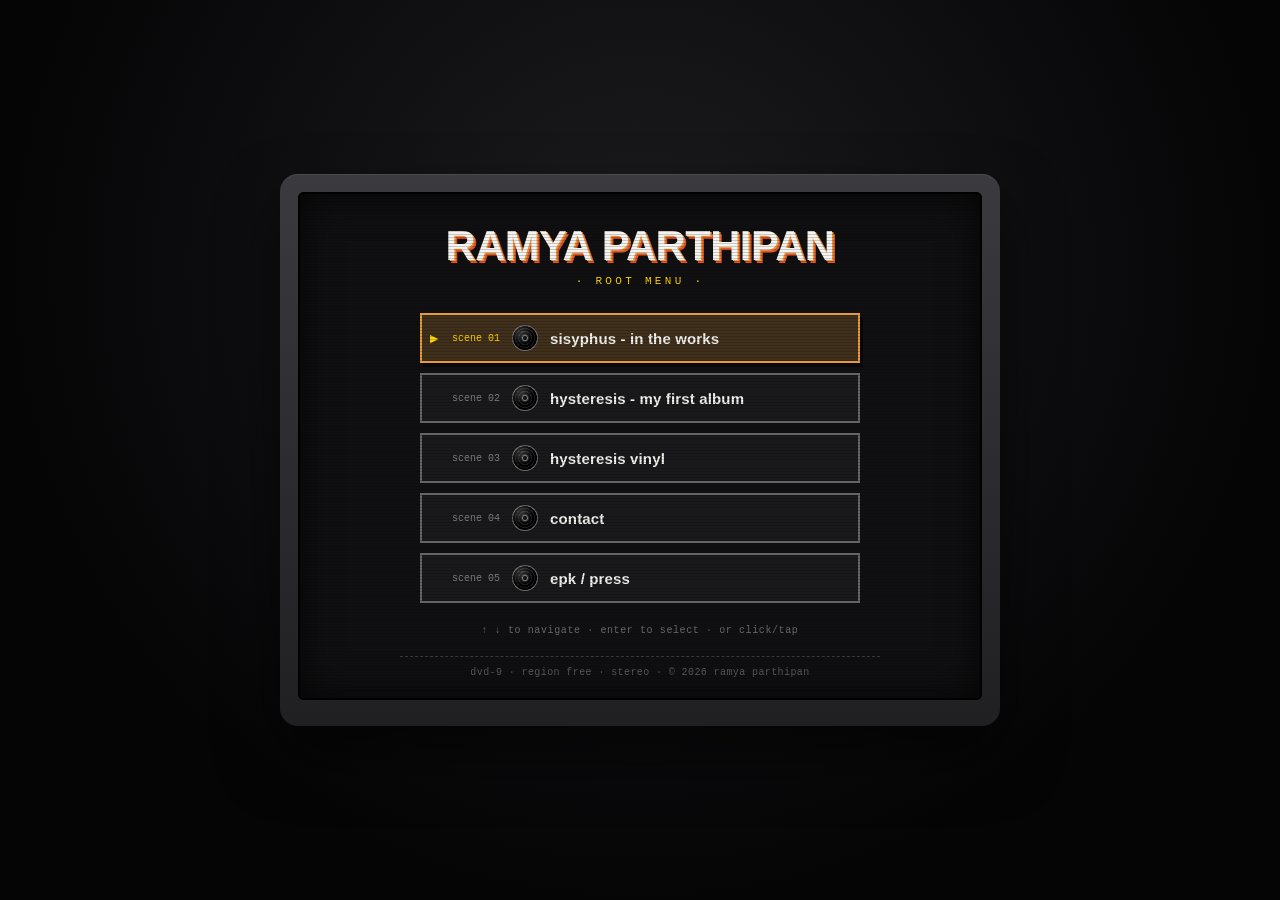
<file: index.html>
<!DOCTYPE html>
<html lang="en">
<head>
  <meta charset="UTF-8">
  <meta name="viewport" content="width=device-width, initial-scale=1.0">
  <title>Ramya Parthipan</title>
  <link rel="stylesheet" href="css/sisyphus.css">
  <link rel="stylesheet" href="css/dvd.css">
  <script data-goatcounter="https://ramyaparthipan.goatcounter.com/count"
          async src="//gc.zgo.at/count.js"></script>
  <link rel="icon" href="assets/favicon.svg" type="image/svg+xml">
  <link rel="apple-touch-icon" href="assets/apple-touch-icon.png">
</head>
<body class="dvd-body">

<div class="tv-frame">
  <div class="tv-screen">

    <div class="scanlines" aria-hidden="true"></div>

    <main class="dvd-menu">
      <div class="dvd-title">
        <h1>ramya parthipan</h1>
        <p class="dvd-tag">root menu</p>
      </div>

      <nav class="scene-select" id="sceneSelect" aria-label="main menu">
        <a href="sisyphus.html" class="scene is-active" data-i="0">
          <span class="scene-cursor" aria-hidden="true">▶</span>
          <span class="scene-num">scene 01</span>
          <span class="scene-disc" aria-hidden="true"></span>
          <span class="scene-title">sisyphus - in the works </span>
        </a>
        <a href="https://album.link/hysteresis" class="scene" data-i="1" target="_blank" rel="noopener noreferrer">
          <span class="scene-cursor" aria-hidden="true">▶</span>
          <span class="scene-num">scene 02</span>
          <span class="scene-disc" aria-hidden="true"></span>
          <span class="scene-title">hysteresis - my first album</span>
        </a>
        <a href="https://elasticstage.com/soundcloud/releases/ramya-hysteresis-album" class="scene" data-i="2" target="_blank" rel="noopener noreferrer">
          <span class="scene-cursor" aria-hidden="true">▶</span>
          <span class="scene-num">scene 03</span>
          <span class="scene-disc" aria-hidden="true"></span>
          <span class="scene-title">hysteresis vinyl</span>
        </a>
        <a href="contact.html" class="scene" data-i="3">
          <span class="scene-cursor" aria-hidden="true">▶</span>
          <span class="scene-num">scene 04</span>
          <span class="scene-disc" aria-hidden="true"></span>
          <span class="scene-title">contact</span>
        </a>
        <a href="epk/" class="scene" data-i="4">
          <span class="scene-cursor" aria-hidden="true">▶</span>
          <span class="scene-num">scene 05</span>
          <span class="scene-disc" aria-hidden="true"></span>
          <span class="scene-title">epk / press</span>
        </a>
      </nav>

      <p class="dvd-hint">↑ ↓ to navigate · enter to select · or click/tap </p>
    </main>

    <div class="dvd-disc-info">dvd-9 · region free · stereo · © 2026 ramya parthipan</div>

  </div>
</div>

<script src="js/index.js"></script>

</body>
</html>
</file>
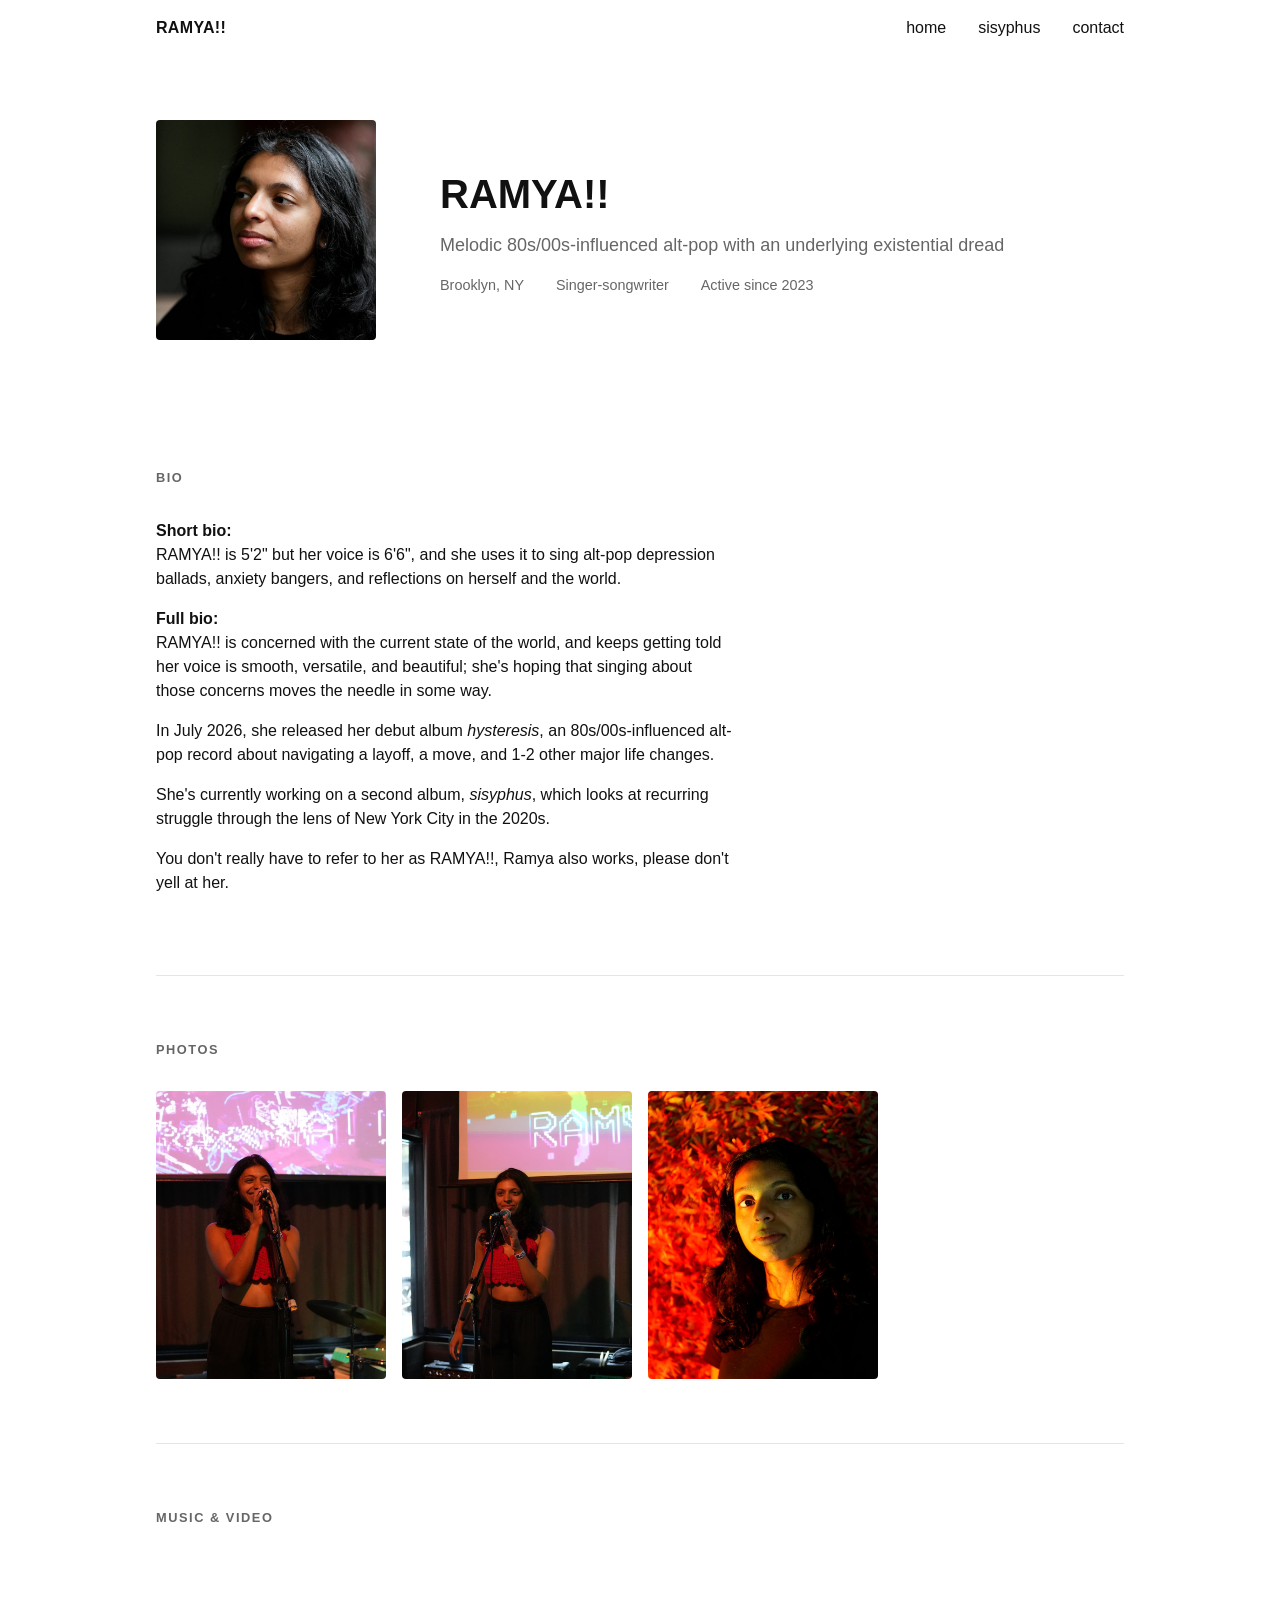
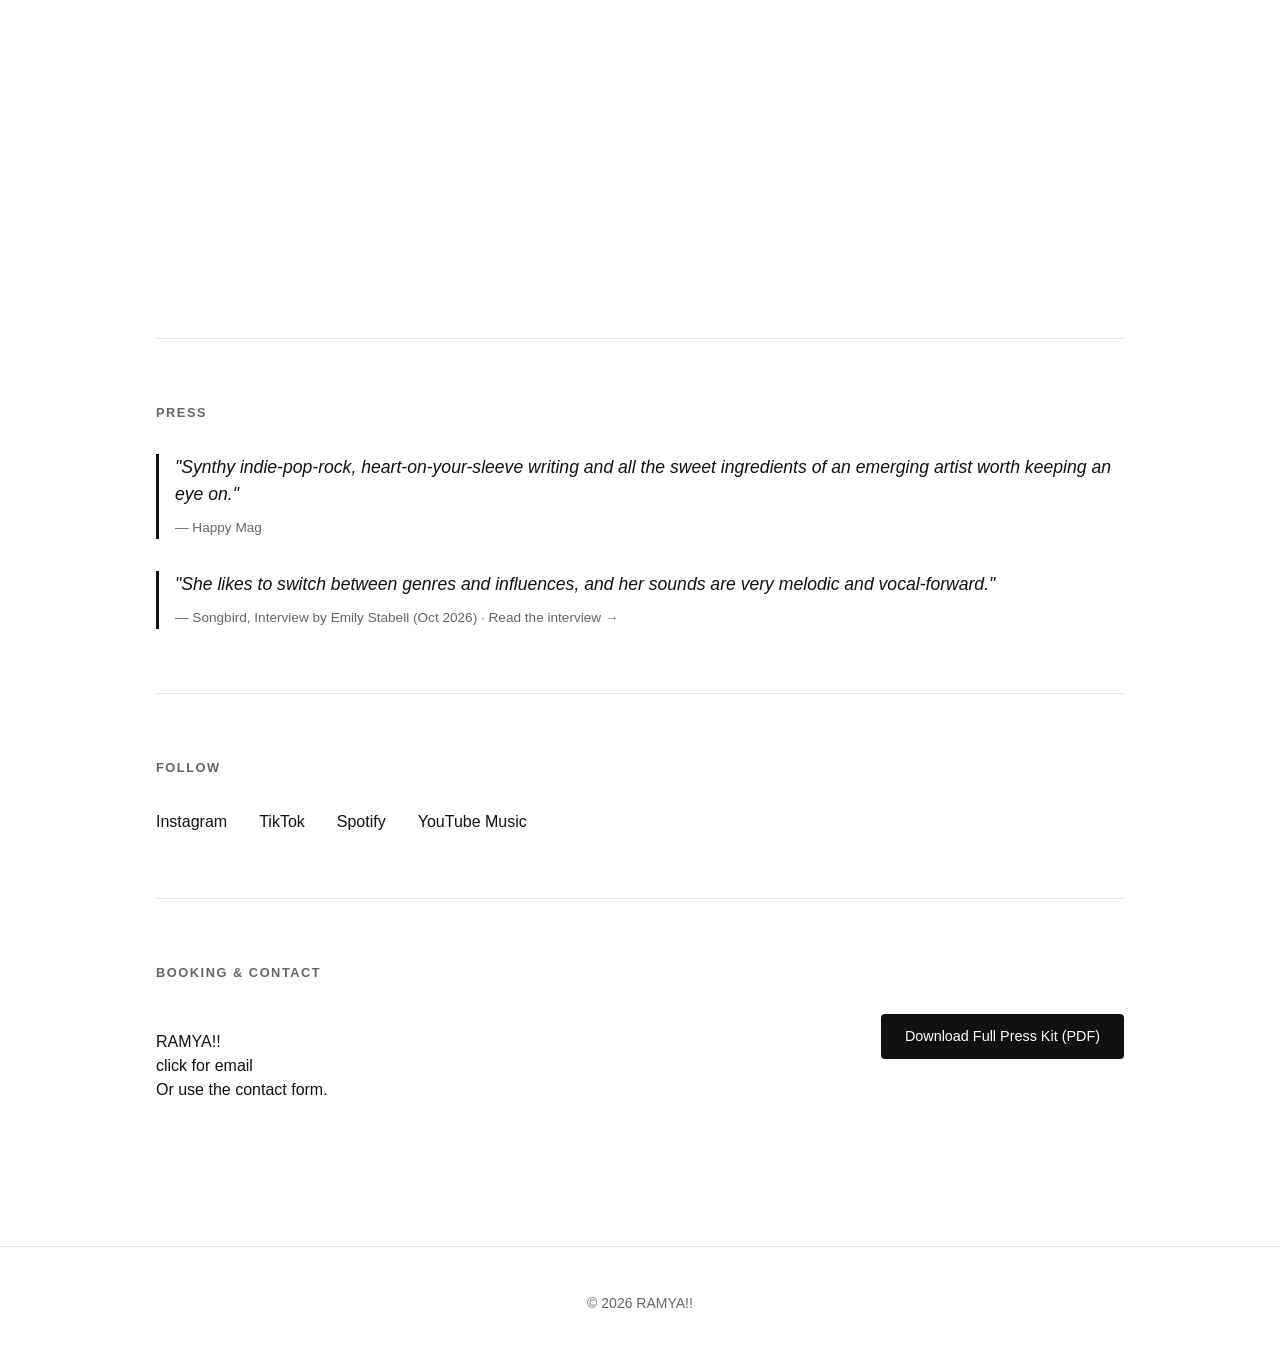
<file: epk/index.html>
<!DOCTYPE html>
<html lang="en">
<head>
  <meta charset="UTF-8">
  <meta name="viewport" content="width=device-width, initial-scale=1.0">
  <title>RAMYA!! — Press Kit</title>
  <meta name="description" content="Electronic press kit for RAMYA!!: bio, music, press, and booking info!">
  <link rel="stylesheet" href="../css/style.css">
  <link rel="stylesheet" href="../css/press.css">
  <script data-goatcounter="https://ramyaparthipan.goatcounter.com/count"
          async src="//gc.zgo.at/count.js"></script>
  <link rel="icon" href="../assets/favicon.svg" type="image/svg+xml">
  <link rel="apple-touch-icon" href="../assets/apple-touch-icon.png">
</head>
<body>

  <header class="epk-noprint">
    <nav class="site-nav">
      <a class="site-nav__brand" href="../index.html">RAMYA!!</a>
      <ul class="site-nav__links">
        <li><a href="../index.html">home</a></li>
        <li><a href="../sisyphus.html">sisyphus</a></li>
        <li><a href="../contact.html">contact</a></li>
      </ul>
    </nav>
  </header>

  <main class="container">

    <!-- ============ HERO ============ -->
    <section class="epk-hero">
      <img class="epk-hero__photo" src="../assets/press/EPK4.jpg" alt="RAMYA!! portrait">
      <div>
        <h1 class="epk-hero__name">RAMYA!!</h1>
        <p class="epk-hero__tagline">Melodic 80s/00s-influenced alt-pop with an underlying existential dread</p>
        <ul class="epk-hero__meta">
          <li>Brooklyn, NY</li>
          <li>Singer-songwriter</li>
          <li>Active since 2023</li>
        </ul>
      </div>
    </section>

    <!-- ============ BIO ============ -->
    <section class="epk-section epk-bio">
      <h2 class="epk-section__title">Bio</h2>

      <p><strong>Short bio:</strong><br>
      RAMYA!! is 5'2" but her voice is 6'6", and she uses it to sing alt-pop depression ballads, anxiety bangers, and reflections on herself and the world.</p>

      <p><strong>Full bio:</strong><br>
      RAMYA!! is concerned with the current state of the world, and keeps getting told her voice is smooth, versatile, and beautiful; she's hoping that singing about those concerns moves the needle in some way.</p>

      <p>In July 2026, she released her debut album <em>hysteresis</em>, an 80s/00s-influenced alt-pop record about navigating a layoff, a move, and 1-2 other major life changes.</p>

      <p>She's currently working on a second album, <em>sisyphus</em>, which looks at recurring struggle through the lens of New York City in the 2020s.</p>

      <p>You don't really have to refer to her as RAMYA!!, Ramya also works, please don't yell at her.</p>
    </section>

    <!-- ============ PHOTOS ============ -->
    <section class="epk-section">
      <h2 class="epk-section__title">Photos</h2>
      <div class="epk-gallery">
        <div class="epk-gallery__item">
          <img src="../assets/press/EPK1.jpg" alt="RAMYA!! performing live with her band">
        </div>
        <div class="epk-gallery__item">
          <img src="../assets/press/EPK2.jpg" alt="RAMYA!! performing live on stage">
        </div>
        <div class="epk-gallery__item">
          <img src="../assets/press/EPK3.jpg" alt="RAMYA!! portrait">
        </div>
      </div>
    </section>

    <!-- ============ MUSIC / VIDEO ============ -->
    <section class="epk-section">
      <h2 class="epk-section__title">Music &amp; Video</h2>
      <div class="epk-media-grid epk-noprint">
        <iframe height="152" src="https://open.spotify.com/embed/track/727fn0XlMJjpwhdVP55Alj" title="Spotify player" allow="encrypted-media"></iframe>
        <iframe height="315" src="https://drive.google.com/file/d/1unbaClOWPeDaqYsQ2HECNX3qniGYPR6K/preview" title="Live performance video" allow="autoplay"></iframe>
      </div>
      <ul class="epk-print-links epk-printonly">
        <li>Listen: https://open.spotify.com/track/727fn0XlMJjpwhdVP55Alj</li>
        <li>Watch: https://drive.google.com/file/d/1unbaClOWPeDaqYsQ2HECNX3qniGYPR6K/view</li>
      </ul>
    </section>

    <!-- ============ PRESS QUOTES ============ -->
    <section class="epk-section">
      <h2 class="epk-section__title">Press</h2>
      <div class="epk-quotes">
        <blockquote class="epk-quote">
          <p>"Synthy indie-pop-rock, heart-on-your-sleeve writing and all the sweet ingredients of an emerging artist worth keeping an eye on."</p>
          <cite>— Happy Mag</cite>
        </blockquote>
        <blockquote class="epk-quote">
          <p>"She likes to switch between genres and influences, and her sounds are very melodic and vocal-forward."</p>
          <cite>— Songbird, Interview by Emily Stabell (Oct 2026) · <a href="https://substack.com/home/post/p-214309436" target="_blank" rel="noopener noreferrer">Read the interview →</a></cite>
        </blockquote>
      </div>
    </section>

    <!-- ============ SOCIALS ============ -->
    <section class="epk-section">
      <h2 class="epk-section__title">Follow</h2>
      <ul class="epk-socials">
        <li><a href="https://instagram.com/ay.caramya" target="_blank" rel="noopener noreferrer">Instagram</a></li>
        <li><a href="https://tiktok.com/@ay.caramya" target="_blank" rel="noopener noreferrer">TikTok</a></li>
        <li><a href="https://open.spotify.com/artist/4Orgnw2pqkl851vdTVMpah" target="_blank" rel="noopener noreferrer">Spotify</a></li>
        <li><a href="https://music.youtube.com/channel/UC3u4Nc0Lw5db437JIvtfXEw" target="_blank" rel="noopener noreferrer">YouTube Music</a></li>
      </ul>
    </section>

    <!-- ============ CONTACT / BOOKING ============ -->
    <section class="epk-section">
      <h2 class="epk-section__title">Booking &amp; Contact</h2>
      <div class="epk-contact">
        <div>
          <p>RAMYA!!<br>
          <a href="#" class="js-email" data-user="ramya09" data-domain="gmail.com">click for email</a><br>
          Or use the <a href="../contact.html">contact form</a>.</p>
        </div>
        <a class="epk-button epk-noprint" href="../assets/press/ramya-epk.pdf" download data-goatcounter-click="epk-download" data-goatcounter-title="EPK PDF download">Download Full Press Kit (PDF)</a>
      </div>
    </section>

  </main>

  <footer class="site-footer epk-noprint">
    <p>&copy; 2026 RAMYA!!</p>
  </footer>

  <script src="../js/contact.js"></script>

</body>
</html>
</file>
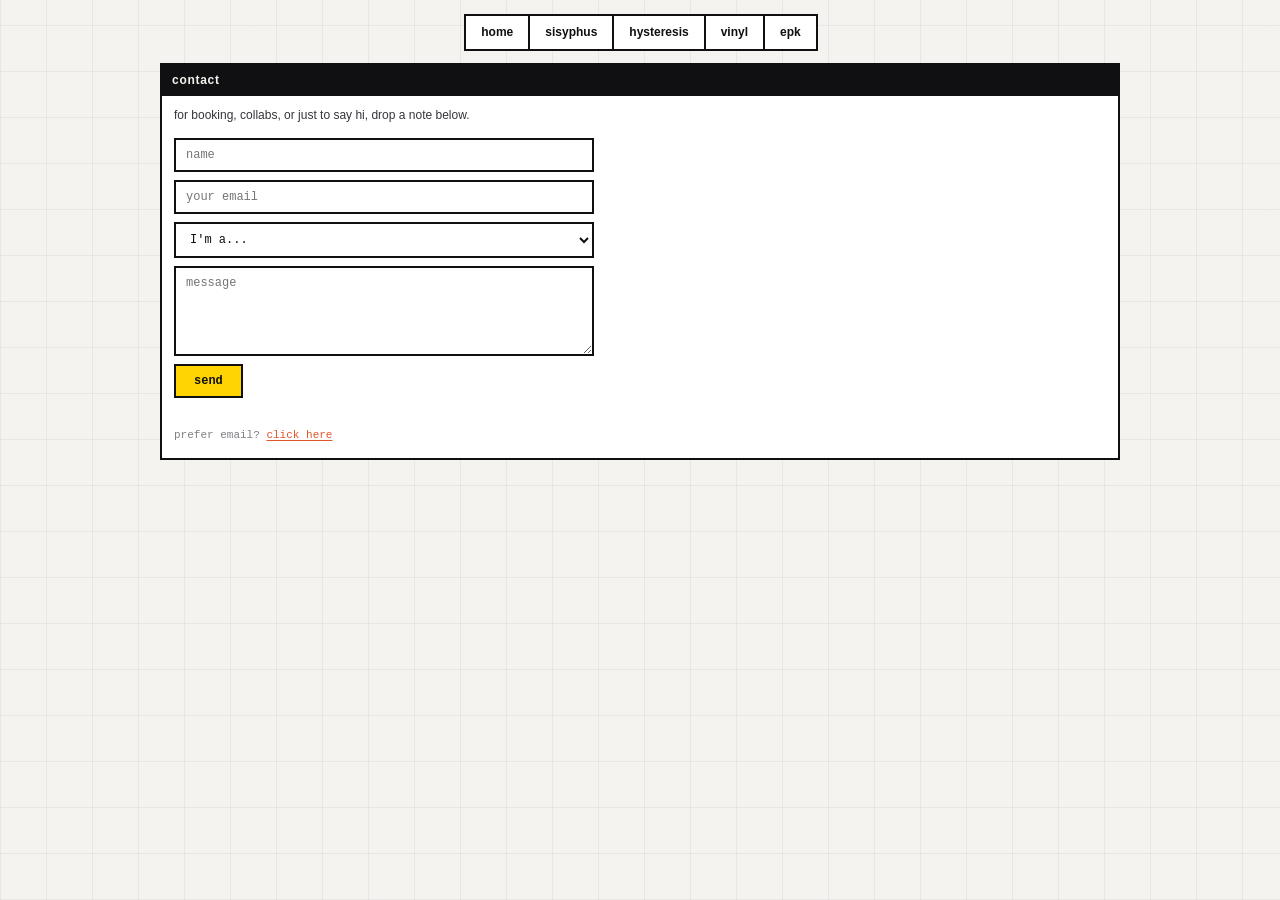
<file: contact.html>
<!DOCTYPE html>
<html lang="en">
<head>
<meta charset="utf-8">
<meta name="viewport" content="width=device-width, initial-scale=1">
<title>contact — sisyphus</title>
<link rel="stylesheet" href="css/sisyphus.css">
  <script data-goatcounter="https://ramyaparthipan.goatcounter.com/count"
          async src="//gc.zgo.at/count.js"></script>
  <link rel="icon" href="assets/favicon.svg" type="image/svg+xml">
  <link rel="apple-touch-icon" href="assets/apple-touch-icon.png">
</head>

<body class="standalone">

<main class="page-shell">

  <nav class="bar">
    <a href="index.html">home</a>
    <a href="sisyphus.html">sisyphus</a>
    <a href="https://album.link/hysteresis">hysteresis</a>
    <a href="https://elasticstage.com/soundcloud/releases/ramya-hysteresis-album">vinyl</a>
    <a href="epk/">epk</a>
  </nav>

  <div class="lower">
    <section class="box" id="contact">
      <h2>contact</h2>
      <div class="inner">
        <p class="contact-blurb">for booking, collabs, or just to say hi, drop a note below.</p>
        <form id="contact-form" action="https://formspree.io/f/xaeqorel" method="POST">
          <label class="hp-field" aria-hidden="true">
            leave this field blank
            <input type="text" name="_gotcha" tabindex="-1" autocomplete="off">
          </label>
          <input type="text" name="name" placeholder="name" autocomplete="name" required>
          <input type="email" name="_replyto" placeholder="your email" autocomplete="email" required>
          <select name="role" required>
            <option value="" disabled selected hidden>I'm a...</option>
            <option value="performer-director">performer or director</option>
            <option value="crew">event logistics</option>
            <option value="leads">someone with leads</option>
            <option value="album-collaborator">producer, artist or writer</option>
            <option value="hi">just saying hi</option>
          </select>
          <textarea name="message" placeholder="message" required></textarea>
          <button type="submit">send</button>
        </form>
        <p id="contact-status" role="status"></p>
        <p class="contact-fallback">prefer email? <a href="#" class="js-email" data-user="ramya09" data-domain="gmail.com">click here</a></p>
      </div>
    </section>
  </div>

</main>

<script src="js/contact.js"></script>

</body>
</html>
</file>
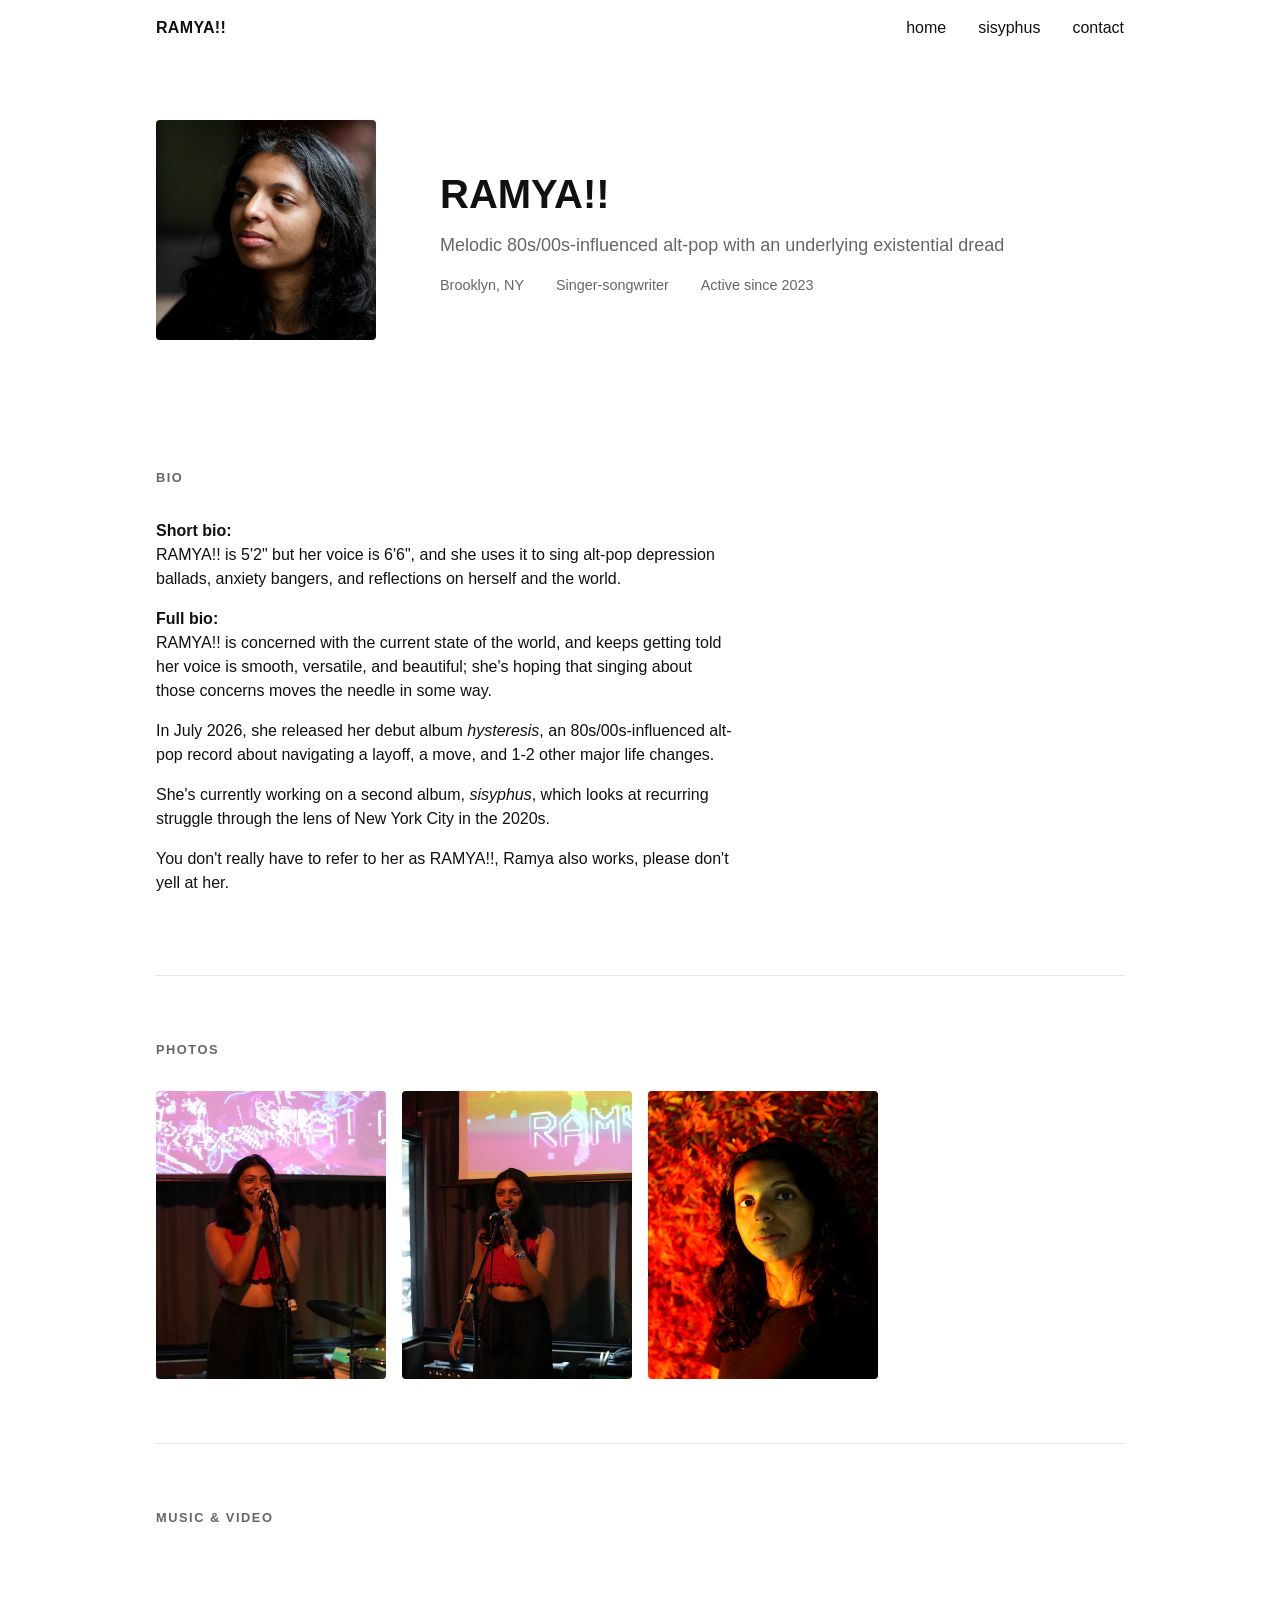
<file: press.html>
<!DOCTYPE html>
<html lang="en">
<head>
  <meta charset="UTF-8">
  <title>RAMYA!! — Press Kit</title>
  <link rel="canonical" href="https://ramyaparthipan.com/epk">
  <meta http-equiv="refresh" content="0; url=/epk">
  <script data-goatcounter="https://ramyaparthipan.goatcounter.com/count"
          async src="//gc.zgo.at/count.js"></script>
  <link rel="icon" href="assets/favicon.svg" type="image/svg+xml">
  <link rel="apple-touch-icon" href="assets/apple-touch-icon.png">
</head>
<body>
  <p>This page has moved to <a href="/epk">ramyaparthipan.com/epk</a>.</p>
</body>
</html>
</file>
<file: css/sisyphus.css>
/* ===========================================================
   SISYPHUS
   Act I   the loop      clinical, scroll-snapped
   Act II  the landing   a progress bar that resolves badly
   Act III the site      tracks arcing around the title

   EDITING THE TRACKLIST
   Add or remove an <li> in .orbit and a matching <li> in
   .tracks — the arc re-spaces and re-sizes itself.
   Marks:  class="cut" on the <li>   (unnumbered, struck)
           class="added" on the <li> (amber ring / underline)
           <span class="moved">was 07</span>
   Arc geometry: ARC_START / ARC_SWEEP in js/sisyphus.js.
   =========================================================== */

:root {
  --paper:  #f4f3f0;
  --ink:    #101012;
  --grey:   #7f7f84;

  --yellow: #ffd400;
  --ember:  #e2542a;
  --amber:  #e79a3c;
  --rose:   #c4456b;

  --era: Verdana, Geneva, Tahoma, sans-serif;
  --heavy: "Arial Black", Impact, Haettenschweiler, sans-serif;
  --mono: "Courier New", monospace;
  --clinical: -apple-system, "Helvetica Neue", Inter, Arial, sans-serif;
  --hand: "Segoe Print", "Bradley Hand", "Comic Sans MS", cursive;

  --rule-h: 26px;
}

* { box-sizing: border-box; }
body { margin: 0; overflow: hidden; background: #fff; }
body.standalone { overflow: auto; }

/* ---------------- ACT I ---------------- */

#stage {
  height: 100svh;
  overflow-y: scroll;
  -webkit-overflow-scrolling: touch;
  scroll-snap-type: y mandatory;
  scrollbar-width: none;
  background: #fff;
}
#stage::-webkit-scrollbar { display: none; }

.panel {
  height: 100svh;
  scroll-snap-align: start;
  display: grid;
  place-content: center;
  text-align: center;
  padding: 0 8vw;
  font: 300 clamp(1.6rem, 4.2vw, 3.1rem)/1.25 var(--clinical);
  letter-spacing: -0.025em;
  color: #111;
}
.panel.opening {
  font-weight: 200;
  font-size: clamp(3rem, 9vw, 6.5rem);
  letter-spacing: -0.05em;
}
.panel small {
  display: block; margin-top: 2.2rem;
  font-size: 0.78rem; letter-spacing: 0.06em; color: #9a9a9a;
}
.panel .chev {
  display: block; margin: 0.6rem auto 0;
  font-size: 1.1rem; line-height: 1; color: #9a9a9a;
  animation: chevBounce 1.6s ease-in-out infinite;
}
@keyframes chevBounce {
  0%, 100% { transform: translateY(0); opacity: 0.4; }
  50%      { transform: translateY(6px); opacity: 1; }
}

#skip {
  position: fixed; right: 1.4rem; bottom: 1.4rem; z-index: 5;
  max-width: min(230px, 60vw);
  border: 0; background: none; cursor: pointer;
  font: 600 0.74rem/1.35 var(--clinical);
  letter-spacing: 0.02em; text-align: right;
  color: var(--black); padding: 1rem;
}
#skip:hover, #skip:focus-visible { color: var(--ink); }

#social-cold {
  position: fixed; left: 1.4rem; bottom: 1.4rem; z-index: 5;
  display: flex; gap: 0.9rem;
}
#social-cold a {
  display: grid; place-items: center; padding: 0.5rem;
  color: #b4b4b4;
}
#social-cold a:hover, #social-cold a:focus-visible { color: #111; }
#social-cold svg { width: 17px; height: 17px; display: block; }

/* ---------------- ACT II ---------------- */

#landing {
  position: fixed; inset: 0; z-index: 10;
  display: none; place-content: center; justify-items: center;
  background: #fff;
  font: 400 0.82rem/1 var(--clinical);
  letter-spacing: 0.08em; color: #666;
}
#landing.on { display: grid; }

#bar { width: min(230px, 54vw); height: 2px; background: #e6e6e6; margin-bottom: 1.6rem; overflow: hidden; }
#fill { height: 100%; width: 0; background: #111; transition: width 1.6s cubic-bezier(.2,.7,.3,1); }
#fill.go { width: 100%; }

#status { min-height: 1.2em; }
#status.punchline {
  font-family: Georgia, "Times New Roman", serif;
  font-style: italic;
  font-size: clamp(1.05rem, 3.4vw, 1.6rem);
  letter-spacing: 0; color: #111;
}

#tap-hint {
  margin-top: 1.4rem;
  font: 400 0.72rem/1 var(--clinical);
  letter-spacing: 0.06em; color: #b4b4b4;
  opacity: 0; transition: opacity 0.4s ease;
}
#tap-hint.show { opacity: 1; }

/* ---------------- ACT III ---------------- */

#site, .page-shell {
  min-height: 100svh;
  background:
    repeating-linear-gradient(0deg, rgba(16,16,18,.055) 0 1px, transparent 1px 46px),
    repeating-linear-gradient(90deg, rgba(16,16,18,.055) 0 1px, transparent 1px 46px),
    var(--paper);
  color: var(--ink);
  font-family: var(--era);
  font-size: 12px;
  line-height: 1.6;
  text-transform: lowercase;
}
#site { display: none; }
#site.on { display: block; }

.ribbon {
  background: var(--yellow); color: var(--ink);
  border-block: 3px solid var(--ink);
  overflow: hidden; white-space: nowrap;
  font-size: 12px; font-weight: bold; letter-spacing: 0.04em;
  padding: 8px 0;
}
.ribbon span { display: inline-block; padding-left: 100%; animation: slide 36s linear infinite; }
@keyframes slide { to { transform: translateX(-100%); } }

.bar { display: flex; flex-wrap: wrap; justify-content: center; padding: 14px 10px 0; }
.bar a {
  font-size: 12px; font-weight: bold; text-decoration: none;
  color: var(--ink); background: #fff;
  border: 2px solid var(--ink);
  margin: 0 -2px -2px 0;
  padding: 7px 15px;
}
.bar a:hover, .bar a:focus-visible { background: var(--amber); outline: none; }

.bar a.sparkle::before, .bar a.sparkle::after {
  content: "\2728";
  display: inline-block;
  margin: 0 4px;
  animation: twinkle 1.6s ease-in-out infinite;
}
.bar a.sparkle::after { animation-delay: 0.5s; }
@keyframes twinkle {
  0%, 50%, 100% { opacity: 1; }
  25%, 75% { opacity: 0.3; }
}

/* ---- the hub ---- */

.upper {
  position: relative;
  max-width: 980px;
  margin: 0 auto;
  padding: 10px 10px 0;
  display: grid;
  grid-template-columns: minmax(0, 1fr) 214px;
  gap: 14px;
  align-items: start;
}
@media (max-width: 720px) { .upper { grid-template-columns: minmax(0, 1fr); } }

.hub {
  position: relative;
  display: grid;
  place-items: center;
  padding: 18px 0 6px;
  --disc: 84px;
  --r: 200px;
  --sun: 340px;
}
/* in arc mode, stack .core and the ring in the same grid cell so they
   share one true center — otherwise the grid auto-places them into
   separate rows (the ring's box collapses since its <li>s are
   absolutely positioned) and the ring's center drifts to sit right
   under the title, pushing top discs into the subtitle. */
.hub.arc > .core,
.hub.arc > .orbit {
  grid-area: 1 / 1;
}
.hub::before {
  content: "";
  position: absolute; left: 50%; top: 50%;
  width: var(--sun); aspect-ratio: 1;
  transform: translate(-50%, -50%);
  border-radius: 50%;
  background: radial-gradient(circle,
      rgba(231,154,60,.40) 0%, rgba(226,84,42,.20) 40%, transparent 66%);
}

.core { position: relative; max-width: 330px; text-align: center; }
.core h1 {
  margin: 0;
  font-family: var(--heavy);
  text-transform: uppercase;
  font-size: clamp(1.9rem, 8vw, 3.2rem);
  line-height: 0.9;
  letter-spacing: -0.02em;
  color: var(--ink);
  text-shadow: 0.035em 0.035em 0 var(--amber), 0.07em 0.07em 0 var(--ember);
}
.core .tag { margin: 12px auto 0; max-width: 26ch; font-size: 11px; color: #3c3c40; }

/* default (and narrow-container fallback): a wrapped row */
ol.orbit {
  list-style: none;
  margin: 20px 0 0; padding: 0;
  position: relative;
  display: flex; flex-wrap: wrap; justify-content: center; gap: 8px;
}
ol.orbit li { width: var(--disc); height: var(--disc); }

/* wide enough: the discs go into orbit */
.hub.arc ol.orbit { display: block; margin: 0; }
.hub.arc ol.orbit li {
  position: absolute;
  left: 50%; top: 50%;
  margin: calc(var(--disc) / -2) 0 0 calc(var(--disc) / -2);
}

/* each track disc is styled like a little vinyl record: grooves
   underneath (::before), a paper label on top holding the track
   info (::after, with a tiny spindle hole baked into its own
   gradient), and the number/title floating above both. */
ol.orbit a {
  display: grid; place-content: center;
  width: 100%; height: 100%;
  position: relative;
  border-radius: 50%;
  background: var(--ink);
  border: 2px solid var(--ink);
  text-align: center; text-decoration: none;
  color: var(--ink);
  padding: 10px;
}
ol.orbit a::before {
  content: "";
  position: absolute; inset: 0;
  border-radius: 50%;
  background:
    repeating-radial-gradient(circle at 50% 50%,
      rgba(255,255,255,.10) 0, rgba(255,255,255,.10) 1px,
      transparent 1px, transparent 4px),
    radial-gradient(circle at 34% 28%, rgba(255,255,255,.22), transparent 52%),
    var(--ink);
}
/* a fixed (not %) rim keeps the visible groove band the same width at
   any disc size, so the label — and the safe area for the text sitting
   on it — stays generously large even on the small mobile disc. */
ol.orbit a::after {
  content: "";
  position: absolute; inset: 11px;
  border-radius: 50%;
  background: radial-gradient(circle, var(--ink) 0 4%, #fff 4% 100%);
  border: 1.5px solid var(--ink);
  transition: background 0.15s ease;
}
ol.orbit .n, ol.orbit .t { position: relative; z-index: 1; }
ol.orbit .n { display: block; font-family: var(--mono); font-size: 10px; color: var(--grey); }
ol.orbit .t { display: block; font-size: 9px; font-weight: bold; line-height: 1.2; overflow-wrap: anywhere; }

ol.orbit a:hover::before, ol.orbit a:focus-visible::before {
  animation: vinylSpin 2.4s linear infinite;
}
ol.orbit a:hover::after, ol.orbit a:focus-visible::after {
  background: radial-gradient(circle, var(--ink) 0 4%, var(--amber) 4% 100%);
  outline: none;
}
@keyframes vinylSpin { to { transform: rotate(360deg); } }

ol.orbit li.cut a::before {
  background:
    repeating-radial-gradient(circle at 50% 50%,
      rgba(255,255,255,.06) 0, rgba(255,255,255,.06) 1px,
      transparent 1px, transparent 4px),
    #57575c;
}
ol.orbit li.cut a::after { background: radial-gradient(circle, var(--grey) 0 4%, #f1efec 4% 100%); }
ol.orbit li.cut a { border-style: dashed; }
ol.orbit li.cut .t { text-decoration: line-through; text-decoration-color: var(--rose); color: var(--grey); }
ol.orbit li.added a { border-color: var(--amber); border-width: 4px; }
ol.orbit li.added a::after { box-shadow: 0 0 0 2px var(--amber) inset; }

/* a post-it arrow flag pointing at track 01 (untitled xiii) — anchored
   with the same rotate/translate/rotate math the ring itself uses for
   that disc (deg = ARC_START), so it tracks the arc as it resizes. */
.flag-note {
  display: none;
  position: absolute;
  left: 50%; top: 50%;
  width: 0; height: 0;
  z-index: 6;
  pointer-events: none;
}
.hub.arc .flag-note {
  display: block;
  transform: rotate(-135deg) translate(var(--r)) rotate(135deg);
}
/* below this width the hub is too narrow for the flag's 168px arm to
   clear the screen edge, so most of its text gets clipped off-canvas —
   hide it until the 2-column layout (see .upper's 720px breakpoint)
   gives it room. */
@media (max-width: 720px) {
  .hub.arc .flag-note { display: none; }
}
.flag-note p {
  position: absolute;
  right: calc(var(--disc) / 2 + 4px);
  top: 50%;
  transform: translateY(-50%) rotate(-8deg);
  transform-origin: right center;
  margin: 0;
  width: 168px;
  background: var(--yellow);
  border: 2px solid var(--ink);
  clip-path: polygon(0 0, 82% 0, 100% 50%, 82% 100%, 0 100%);
  padding: 9px 34px 9px 12px;
  font-family: var(--era);
  font-weight: bold;
  font-size: 13px;
  line-height: 1.3;
  color: var(--ink);
  filter: drop-shadow(2px 3px 1px rgba(16,16,18,.3));
}

/* ---- boxes ---- */

.box { background: #fff; border: 2px solid var(--ink); }
.box > h2 {
  margin: 0; background: var(--ink); color: var(--paper);
  font-size: 12px; font-weight: bold; letter-spacing: 0.06em;
  padding: 6px 10px;
}
.box > .inner { padding: 10px 12px 14px; }

/* ---- notebook (tracklist / intro / journal / bibliography) ---- */

#tracklist.notebook > .inner { padding: 0; }

.notebook-body { position: relative; display: flex; align-items: stretch; }

.notebook-holes {
  flex: none; width: 28px;
  display: flex; flex-direction: column; justify-content: space-evenly;
  align-items: center; padding: 16px 0;
  background: linear-gradient(90deg, rgba(16,16,18,.05), transparent);
  border-right: 1px dashed rgba(16,16,18,.2);
}
.notebook-holes span {
  width: 13px; height: 13px; border-radius: 50%; flex: none;
  background: var(--paper);
  border: 2px solid var(--ink);
  box-shadow: inset 1px 1px 2px rgba(16,16,18,.4);
}

.notebook-pages { flex: 1 1 auto; min-width: 0; position: relative; }

.page { display: none; padding: 14px 14px 16px 16px; }
.page.active {
  display: block;
  animation: pageIn 0.28s ease;
}
@keyframes pageIn {
  from { opacity: 0; transform: translateY(3px); }
  to   { opacity: 1; transform: translateY(0); }
}

.notebook-tabs {
  flex: none; width: 84px;
  display: flex; flex-direction: column;
  border-left: 1px dashed rgba(16,16,18,.2);
}
.notebook-tabs button {
  flex: 1 1 0; min-height: 40px;
  border: 0; border-bottom: 2px solid var(--ink);
  cursor: pointer;
  font: 700 10px/1.25 var(--era);
  letter-spacing: 0.02em;
  color: var(--ink);
  text-decoration: underline;
  text-underline-offset: 2px;
  display: flex; align-items: center; justify-content: center; text-align: center;
  padding: 4px 5px;
}
.notebook-tabs button:last-child { border-bottom: 0; }
.notebook-tabs button:hover, .notebook-tabs button:focus-visible { filter: brightness(0.93); outline: none; }
.notebook-tabs button[data-page="intro"]        { background: var(--yellow); }
.notebook-tabs button[data-page="tracklist"]    { background: var(--amber); }
.notebook-tabs button[data-page="journal"]      { background: var(--ember); color: var(--paper); }
.notebook-tabs button[data-page="bibliography"] { background: var(--rose);  color: var(--paper); }
.notebook-tabs button.active { filter: brightness(0.88); text-decoration-thickness: 3px; }

/* ruled writing-paper look shared by intro / journal / bibliography */
.ruled {
  position: relative;
  line-height: var(--rule-h);
  background-image: repeating-linear-gradient(to bottom,
      transparent 0, transparent calc(var(--rule-h) - 1px),
      rgba(60,95,170,.35) calc(var(--rule-h) - 1px), rgba(60,95,170,.35) var(--rule-h));
  background-position: 0 14px;
}
.ruled::before {
  content: ""; position: absolute; top: 0; bottom: 0; left: 20px; width: 1px;
  background: rgba(196,69,107,.45);
}
.ruled p, .ruled li {
  margin: 0; padding-left: 28px;
  font-family: var(--hand);
  font-size: 15px; text-transform: none;
  color: #26356a;
}
.ruled ul { list-style: none; margin: 0; padding: 0; }
.ruled li::before { content: "\2014"; margin-right: 6px; color: var(--ember); }
.ruled .cite em { font-style: italic; }

@media (max-width: 560px) {
  .notebook-body { flex-direction: column; }
  .notebook-holes { display: none; }
  .notebook-tabs {
    order: -1; flex-direction: row; width: auto;
    border-left: 0; border-bottom: 1px dashed rgba(16,16,18,.2);
  }
  .notebook-tabs button { border-bottom: 0; border-right: 2px solid var(--ink); }
  .notebook-tabs button:last-child { border-right: 0; }
}

.side-col { display: flex; flex-direction: column; gap: 14px; }

/* ---- margin notes: each "notes" entry as its own pasted-up sticky ---- */

.notes-stack {
  grid-column: 1 / -1;
  display: flex; flex-wrap: wrap; justify-content: center;
  gap: 14px;
  margin-top: 4px;
}

.margin-note {
  position: relative;
  width: 100%; max-width: 210px;
  padding: 13px 14px 10px;
  border: 2px solid var(--ink);
  font-family: var(--era);
  font-size: 11.5px;
  line-height: 1.45;
  color: var(--ink);
  box-shadow: 3px 4px 0 rgba(16,16,18,.18);
}
.margin-note p { margin: 0; }
.margin-note .stamp {
  display: block; text-align: right; margin-top: 8px;
  font-family: var(--mono); font-size: 9px; color: rgba(16,16,18,.55);
}
/* a scrap of tape holding each note up */
.margin-note::before, .social-note::before {
  content: "";
  position: absolute; top: -8px; left: 50%;
  width: 46px; height: 16px;
  margin-left: -23px;
  background: rgba(244,243,240,.75);
  border: 1px solid rgba(16,16,18,.25);
  box-shadow: 0 1px 2px rgba(16,16,18,.15);
}

.margin-note.n1 { background: color-mix(in srgb, var(--ember) 45%, #fff); transform: rotate(-3deg); }
.margin-note.n2 { background: color-mix(in srgb, var(--rose) 65%, #fff); transform: rotate(2deg); }
.margin-note.n3 { background: color-mix(in srgb, var(--amber) 45%, #fff); transform: rotate(-2deg); }
.margin-note.n4 { background: var(--yellow); transform: rotate(3deg); }

/* wide viewports: unstack into the left/right margins beside .upper */
@media (min-width: 1320px) {
  .margin-note {
    position: absolute;
    width: 150px; max-width: none;
    margin: 0;
  }
  .margin-note.n1 { left: -170px; top: 440px; }
  .margin-note.n2 { right: -170px; top: 410px; }
  .margin-note.n3 { left: -170px; top: 740px; }
  .margin-note.n4 { right: -170px; top: 670px; }
}

/* ---- social links as their own sticky note ---- */

.social-note {
  position: relative;
  background: color-mix(in srgb, var(--amber) 55%, #fff);
  border: 2px solid var(--ink);
  box-shadow: 3px 4px 0 rgba(16,16,18,.18);
  transform: rotate(-1.5deg);
  padding: 16px 12px 12px;
}
.social-note h2 {
  margin: 0 0 10px;
  text-align: center;
  font-family: var(--era);
  font-size: 11px; font-weight: bold;
  letter-spacing: 0.06em;
  color: var(--ink);
  background: none;
  padding: 0;
}

/* 88x31 webring-style badges */
.buttons { display: flex; flex-wrap: wrap; gap: 6px; justify-content: center; }
.button88 {
  width: 88px; height: 31px; flex: none;
  display: flex; align-items: center; justify-content: center; gap: 5px;
  background-color: var(--paper);
  background-image: repeating-conic-gradient(rgba(16,16,18,.06) 0% 25%, transparent 0% 50%);
  background-size: 4px 4px;
  border: 1px solid var(--ink);
  box-shadow: inset 1px 1px 0 rgba(255,255,255,.9), inset -1px -1px 0 rgba(16,16,18,.4);
  clip-path: polygon(3px 0, calc(100% - 3px) 0, 100% 3px, 100% calc(100% - 3px),
             calc(100% - 3px) 100%, 3px 100%, 0 calc(100% - 3px), 0 3px);
  text-decoration: none; color: var(--ink);
  font-family: var(--mono); font-size: 8px; font-weight: bold;
  letter-spacing: 0.02em; text-transform: uppercase; line-height: 1.15;
}
.button88:hover, .button88:focus-visible {
  background-color: var(--amber); background-image: none; outline: none;
}
.button88 svg { width: 13px; height: 13px; flex: none; }

.lower { max-width: 980px; margin: 14px auto 0; padding: 0 10px 26px; }

.legend-row {
  display: flex; flex-wrap: wrap; align-items: baseline;
  justify-content: space-between; gap: 8px 14px;
}
.legend { font-family: var(--mono); font-size: 11px; color: var(--grey); margin: 0 0 4px; }
.legend del { color: var(--grey); text-decoration-color: var(--rose); }
.legend ins { text-decoration: none; border-bottom: 3px solid var(--amber); color: var(--ink); }
.legend .moved { color: var(--ember); }

.collapse-all {
  border: 0; background: none; cursor: pointer;
  font-family: var(--mono); font-size: 11px; color: var(--grey);
  text-decoration: underline; text-underline-offset: 2px;
  padding: 0; margin: 0 0 4px; white-space: nowrap;
}
.collapse-all:hover, .collapse-all:focus-visible { color: var(--ember); outline: none; }
.seq {
  font-family: var(--mono); font-size: 11px; color: var(--grey);
  margin: 0 0 10px; border-bottom: 1px dashed var(--grey); padding-bottom: 8px;
}

ol.tracks { list-style: none; margin: 0; padding: 0; counter-reset: t; }
ol.tracks > li { counter-increment: t; border-bottom: 1px dotted #b9b9bd; }
ol.tracks > li:last-child { border-bottom: 0; }
ol.tracks > li.cut { counter-increment: none; }   /* cut songs don't take a number */

.tracks summary {
  display: flex; gap: 10px; align-items: baseline;
  padding: 8px 2px; cursor: pointer; list-style: none;
  font-size: 14px; font-weight: bold;
}
.tracks summary::-webkit-details-marker { display: none; }
.tracks summary::before {
  content: counter(t, decimal-leading-zero);
  font-family: var(--mono); font-size: 11px; font-weight: normal; color: var(--grey);
}
.tracks li.cut summary::before { content: "——"; }
.tracks summary:hover { color: var(--ember); }
.tracks summary:focus-visible { outline: 2px solid var(--ember); outline-offset: 2px; }
.tracks details[open] summary { color: var(--ember); }

.tracks del { color: var(--grey); text-decoration-thickness: 1px; text-decoration-color: var(--rose); }
.tracks ins { text-decoration: none; border-bottom: 3px solid var(--amber); }

.moved { font-family: var(--mono); font-size: 10px; font-weight: normal; color: var(--ember); }

.note { padding: 2px 0 12px 30px; max-width: 60ch; color: #34343a; }
.note .meta { font-family: var(--mono); font-size: 11px; color: var(--grey); margin: 0 0 6px; }
.note p { margin: 0 0 8px; }

/* note history — slider sits to the right of the note; top = now */
.note-row { display: flex; align-items: flex-start; gap: 14px; }
.note-row > .note { flex: 1 1 auto; min-width: 0; }
.note.past { color: var(--grey); }
.note.past .as-of {
  font-family: var(--mono); font-size: 11px; color: var(--ember);
  margin: 0 0 4px;
}
.timeline {
  flex: none; display: flex; flex-direction: column; align-items: center; gap: 4px;
  padding: 2px 4px 12px;
  font-family: var(--mono); font-size: 10px; color: var(--grey);
}
.timeline input[type="range"] {
  writing-mode: vertical-lr; direction: rtl;   /* vertical, max at the top */
  width: 16px; height: 110px; margin: 0;
  accent-color: var(--ember); cursor: ns-resize;
}
.timeline input[type="range"]:focus-visible { outline: 2px solid var(--ember); outline-offset: 2px; }

/* ---- contact form ---- */

#contact { margin-top: 14px; }
.contact-blurb { margin: 0 0 12px; max-width: 60ch; color: #34343a; }

#contact-form { display: flex; flex-direction: column; gap: 8px; max-width: 420px; }
#contact-form input,
#contact-form select,
#contact-form textarea {
  font-family: var(--mono); font-size: 12px;
  padding: 8px 10px; border: 2px solid var(--ink);
  background: #fff; color: var(--ink);
}
#contact-form select { border-radius: 0; cursor: pointer; }
#contact-form textarea { min-height: 90px; resize: vertical; }
#contact-form input:focus-visible,
#contact-form select:focus-visible,
#contact-form textarea:focus-visible { outline: 2px solid var(--ember); outline-offset: 1px; }

#contact-form button[type="submit"] {
  align-self: flex-start;
  font-family: var(--mono); font-size: 12px; font-weight: bold;
  padding: 8px 18px; border: 2px solid var(--ink);
  background: var(--yellow); color: var(--ink); cursor: pointer;
}
#contact-form button[type="submit"]:hover,
#contact-form button[type="submit"]:focus-visible { background: var(--amber); outline: none; }
#contact-form button[disabled] { opacity: 0.6; cursor: default; }

/* honeypot — off-screen rather than display:none, which some bots skip */
.hp-field { position: absolute; left: -9999px; top: auto; width: 1px; height: 1px; overflow: hidden; }

#contact-status { font-family: var(--mono); font-size: 11px; margin: 8px 0 0; min-height: 1em; }
#contact-status.ok { color: var(--ember); }
#contact-status.err { color: var(--rose); }

.contact-fallback { margin: 10px 0 0; font-family: var(--mono); font-size: 11px; color: var(--grey); }

a { color: var(--ember); text-underline-offset: 0.2em; }
a:hover { background: var(--yellow); color: var(--ink); }
a:focus-visible { outline: 2px solid var(--ember); outline-offset: 2px; }

@media (prefers-reduced-motion: reduce) {
  .ribbon span { animation: none; padding-left: 0; }
  #fill { transition-duration: 0.3s; }
  .panel .chev { animation: none; opacity: 0.7; }
  ol.orbit a:hover::before, ol.orbit a:focus-visible::before { animation: none; }
}

/* ---- preview player: an early-2000s media player window ---- */

.winamp {
  grid-column: 1 / -1;
  width: 100%; max-width: 560px;
  margin: 6px auto 0;
  background: #c9c7c2;
  border: 2px solid var(--ink);
  box-shadow: inset 1px 1px 0 #fff, inset -2px -2px 0 #8a8884, 4px 5px 0 rgba(16,16,18,.22);
  font-family: var(--era);
}
.win-title {
  display: flex; align-items: center; gap: 6px;
  padding: 3px 4px 3px 7px;
  background: linear-gradient(90deg, var(--ember), var(--amber) 70%, var(--yellow));
  color: #fff;
  font-size: 11px; font-weight: bold;
  text-shadow: 1px 1px 0 rgba(16,16,18,.45);
  border-bottom: 2px solid var(--ink);
}
.win-name { flex: 1 1 auto; min-width: 0; overflow: hidden; text-overflow: ellipsis; white-space: nowrap; }
.win-btns { display: flex; gap: 2px; }
.win-btns i {
  width: 16px; height: 14px;
  display: grid; place-items: center;
  font-style: normal; font-size: 10px; line-height: 1;
  color: var(--ink); text-shadow: none;
  background: #c9c7c2;
  box-shadow: inset 1px 1px 0 #fff, inset -1px -1px 0 #6d6b67;
}
.win-body { padding: 8px; display: flex; flex-direction: column; gap: 8px; }

/* the green-on-black "LCD" */
.lcd {
  display: flex; align-items: stretch; gap: 10px;
  padding: 7px 9px;
  background: #0b0d0a;
  box-shadow: inset 2px 2px 0 #6d6b67, inset -1px -1px 0 #fff;
  color: #4dff6a;
  font-family: var(--mono); font-size: 12px;
  text-shadow: 0 0 4px rgba(77,255,106,.55);
}
.lcd-text {
  flex: 1 1 auto; min-width: 0;
  display: grid; grid-template-columns: 1fr auto; row-gap: 3px;
}
.lcd-state { font-weight: bold; }
.lcd-time { font-weight: bold; letter-spacing: 0.08em; }
.lcd-marquee { grid-column: 1 / -1; overflow: hidden; white-space: nowrap; color: var(--yellow); text-shadow: 0 0 4px rgba(255,212,0,.5); }
.lcd-marquee span { display: inline-block; padding-left: 100%; animation: slide 16s linear infinite; }

/* equalizer bars — sit low while paused, bounce while playing */
.eq { display: flex; align-items: flex-end; gap: 2px; width: 34px; flex: none; }
.eq i {
  flex: 1; height: 15%;
  background: linear-gradient(to top, #4dff6a 60%, var(--yellow) 85%, var(--ember));
  transition: height .3s;
}
.winamp.playing .eq i { animation: eqBounce .9s ease-in-out infinite alternate; }
.winamp.playing .eq i:nth-child(2) { animation-duration: .6s; }
.winamp.playing .eq i:nth-child(3) { animation-duration: 1.1s; }
.winamp.playing .eq i:nth-child(4) { animation-duration: .7s; }
.winamp.playing .eq i:nth-child(5) { animation-duration: 1s; }
.winamp.playing .eq i:nth-child(6) { animation-duration: .5s; }
.winamp.playing .eq i:nth-child(7) { animation-duration: .8s; }
@keyframes eqBounce { from { height: 15%; } to { height: 100%; } }

.sc-preview {
  display: block; border: 0;
  background: #fff;
  box-shadow: 0 0 0 1px #6d6b67;
}
.win-status {
  display: flex; justify-content: space-between; gap: 10px;
  margin: 0;
  padding: 2px 6px;
  font-family: var(--mono); font-size: 10px; color: var(--ink);
  box-shadow: inset 1px 1px 0 #6d6b67, inset -1px -1px 0 #fff;
}
.win-blink { color: var(--ember); font-weight: bold; animation: blink 1s steps(1) infinite; }
@keyframes blink { 50% { visibility: hidden; } }

@media (prefers-reduced-motion: reduce) {
  .lcd-marquee span { animation: none; padding-left: 0; }
  .winamp.playing .eq i { animation: none; height: 70%; }
  .win-blink { animation: none; }
}
</file>
<file: css/dvd.css>
/* ===========================================================
   INDEX — "root menu"
   A 2000s DVD scene-selection screen. Shares palette/type with
   sisyphus.css (loaded first) but runs its own dark TV-screen
   chrome instead of the paper/scrapbook look.

   NAVIGATION
   Arrow keys move the highlighted scene, Enter/click selects it
   (see js/index.js). Add a scene by adding a matching <a class="scene">.
   =========================================================== */

html, body.dvd-body {
  height: 100%;
  margin: 0;
}

body.dvd-body {
  display: grid;
  place-items: center;
  min-height: 100svh;
  overflow: auto;
  padding: 4vh 4vw;
  background:
    radial-gradient(circle at 50% 30%, #1c1c20 0%, #050506 70%);
  font-family: var(--era);
}

.tv-frame {
  width: min(720px, 100%);
  background: linear-gradient(180deg, #3a3a3f, #201f22);
  border-radius: 18px;
  padding: 18px 18px 26px;
  box-shadow:
    0 30px 60px rgba(0,0,0,.55),
    inset 0 1px 0 rgba(255,255,255,.08);
}

.tv-frame::after {
  display: block;
  margin-top: 14px;
  text-align: center;
  font-family: var(--mono);
  font-size: 10px;
  letter-spacing: 0.16em;
  color: rgba(255,255,255,.28);
}

.tv-screen {
  position: relative;
  overflow: hidden;
  border-radius: 6px;
  background: var(--ink);
  box-shadow: inset 0 0 0 2px #000, inset 0 0 40px rgba(0,0,0,.8);
  padding: 0 0 22px;
}

.scanlines, .vignette {
  position: absolute;
  inset: 0;
  pointer-events: none;
  z-index: 3;
}
.scanlines {
  background: repeating-linear-gradient(
    0deg,
    rgba(0,0,0,.18) 0px, rgba(0,0,0,.18) 1px,
    transparent 1px, transparent 3px
  );
  mix-blend-mode: multiply;
}
.vignette {
  background: radial-gradient(ellipse at center, transparent 55%, rgba(0,0,0,.55) 100%);
}

/* ---- warning ribbon (reuses .ribbon from sisyphus.css) ---- */

.dvd-ribbon {
  position: relative;
  z-index: 2;
  border-top: 0;
}

/* ---- menu ---- */

.dvd-menu {
  position: relative;
  z-index: 2;
  max-width: 480px;
  margin: 0 auto;
  padding: 34px 20px 0;
  text-align: center;
}

.dvd-title h1 {
  margin: 0;
  font-family: var(--heavy);
  text-transform: uppercase;
  font-size: clamp(1.7rem, 7vw, 2.6rem);
  line-height: 0.95;
  letter-spacing: -0.01em;
  color: var(--paper);
  text-shadow: 0.035em 0.035em 0 var(--amber), 0.07em 0.07em 0 var(--ember);
}

.dvd-tag {
  margin: 10px 0 0;
  font-family: var(--mono);
  font-size: 11px;
  letter-spacing: 0.3em;
  text-transform: uppercase;
  color: var(--yellow);
}
.dvd-tag::before, .dvd-tag::after { content: "· "; }
.dvd-tag::after { content: " ·"; }

/* ---- scene select ---- */

.scene-select {
  display: flex;
  flex-direction: column;
  gap: 10px;
  margin: 26px 0 0;
  text-align: left;
}

.scene {
  position: relative;
  display: flex;
  align-items: center;
  gap: 12px;
  padding: 10px 14px 10px 30px;
  border: 2px solid rgba(244,243,240,.35);
  background: rgba(244,243,240,.04);
  color: var(--paper);
  text-decoration: none;
  text-transform: lowercase;
  font-family: var(--era);
}
.scene:hover { background: rgba(244,243,240,.04); color: var(--paper); }

.scene-cursor {
  position: absolute;
  left: 8px; top: 50%;
  transform: translateY(-50%);
  font-size: 11px;
  color: var(--yellow);
  opacity: 0;
}

.scene-num {
  flex: none;
  font-family: var(--mono);
  font-size: 10px;
  color: var(--grey);
  min-width: 4.5em;
}

.scene-disc {
  flex: none;
  width: 26px; height: 26px;
  border-radius: 50%;
  background:
    repeating-radial-gradient(circle at 50% 50%,
      rgba(255,255,255,.10) 0, rgba(255,255,255,.10) 1px,
      transparent 1px, transparent 3px),
    radial-gradient(circle at 34% 28%, rgba(255,255,255,.22), transparent 52%),
    #000;
  border: 1.5px solid rgba(244,243,240,.4);
  position: relative;
}
.scene-disc::after {
  content: "";
  position: absolute; inset: 9px;
  border-radius: 50%;
  background: var(--ink);
  border: 1px solid rgba(244,243,240,.5);
}

.scene-title {
  font-weight: bold;
  font-size: 15px;
  letter-spacing: 0.01em;
}

.scene.is-active {
  border-color: var(--amber);
  background: color-mix(in srgb, var(--amber) 22%, transparent);
  box-shadow: 3px 4px 0 rgba(0,0,0,.5);
}
.scene.is-active .scene-cursor {
  opacity: 1;
  animation: cursorNudge 0.9s ease-in-out infinite;
}
.scene.is-active .scene-num { color: var(--yellow); }
.scene:focus-visible { outline: none; }

@keyframes cursorNudge {
  0%, 100% { transform: translateY(-50%) translateX(0); }
  50%      { transform: translateY(-50%) translateX(3px); }
}

.dvd-hint {
  margin: 22px 0 0;
  font-family: var(--mono);
  font-size: 10px;
  letter-spacing: 0.06em;
  color: rgba(244,243,240,.4);
}

.dvd-disc-info {
  position: relative;
  z-index: 2;
  margin: 20px auto 0;
  max-width: 480px;
  padding: 10px 20px 0;
  text-align: center;
  font-family: var(--mono);
  font-size: 10px;
  letter-spacing: 0.04em;
  color: rgba(244,243,240,.32);
  border-top: 1px dashed rgba(244,243,240,.18);
}

@media (max-width: 420px) {
  .scene { padding-left: 26px; }
  .scene-num { min-width: 3.6em; }
}

@media (prefers-reduced-motion: reduce) {
  .scene.is-active .scene-cursor { animation: none; }
}
</file>
<file: css/style.css>
/* ==========================================================================
   Base / shared styles — used across the whole site
   ========================================================================== */

:root {
  --color-bg: #ffffff;
  --color-text: #111111;
  --color-muted: #666666;
  --color-accent: #111111;
  --color-border: #e5e5e5;

  --font-body: -apple-system, BlinkMacSystemFont, "Segoe UI", Helvetica, Arial, sans-serif;
  --font-heading: var(--font-body);

  --max-width: 1000px;
  --space-1: 0.5rem;
  --space-2: 1rem;
  --space-3: 2rem;
  --space-4: 4rem;
}

* {
  box-sizing: border-box;
}

html {
  scroll-behavior: smooth;
}

body {
  margin: 0;
  font-family: var(--font-body);
  color: var(--color-text);
  background: var(--color-bg);
  line-height: 1.5;
}

a {
  color: inherit;
  text-decoration: none;
}

a:hover {
  text-decoration: underline;
}

img {
  max-width: 100%;
  display: block;
}

.container {
  max-width: var(--max-width);
  margin: 0 auto;
  padding: 0 var(--space-2);
}

/* ---- Site nav (shared header) ---- */

.site-nav {
  display: flex;
  align-items: center;
  justify-content: space-between;
  padding: var(--space-2);
  max-width: var(--max-width);
  margin: 0 auto;
}

.site-nav__brand {
  font-weight: 600;
  letter-spacing: 0.02em;
}

.site-nav__links {
  display: flex;
  gap: var(--space-3);
  list-style: none;
  margin: 0;
  padding: 0;
}

.site-nav__soon {
  color: var(--color-muted);
}

/* ---- Site footer (shared) ---- */

.site-footer {
  border-top: 1px solid var(--color-border);
  margin-top: var(--space-4);
  padding: var(--space-3) var(--space-2);
  text-align: center;
  color: var(--color-muted);
  font-size: 0.875rem;
}
</file>
<file: css/press.css>
/* ==========================================================================
   Electronic Press Kit (EPK) page styles
   ========================================================================== */

.epk-section {
  padding: var(--space-4) 0;
  border-bottom: 1px solid var(--color-border);
}

.epk-section:last-of-type {
  border-bottom: none;
}

.epk-section__title {
  font-size: 0.8rem;
  text-transform: uppercase;
  letter-spacing: 0.12em;
  color: var(--color-muted);
  margin: 0 0 var(--space-3);
}

/* ---- Hero ---- */

.epk-hero {
  display: flex;
  flex-wrap: wrap;
  align-items: center;
  gap: var(--space-4);
  padding: var(--space-4) 0;
}

.epk-hero__photo {
  width: 220px;
  height: 220px;
  object-fit: cover;
  border-radius: 4px;
  background: #f2f2f2;
  flex-shrink: 0;
}

/* ---- Placeholder blocks (photos / media not yet supplied) ---- */

.epk-placeholder {
  display: flex;
  align-items: center;
  justify-content: center;
  text-align: center;
  color: var(--color-muted);
  font-size: 0.85rem;
  background: #f9f9f9;
  border: 1px dashed var(--color-border);
}

.epk-media-placeholder {
  aspect-ratio: 16 / 9;
  border-radius: 4px;
}

/* ---- Print-only fallbacks (shown in the PDF in place of live embeds) ---- */

.epk-printonly {
  display: none;
}

.epk-print-links {
  list-style: none;
  padding: 0;
  margin: 0;
  font-size: 0.9rem;
  color: var(--color-muted);
}

.epk-hero__name {
  font-size: 2.5rem;
  margin: 0 0 var(--space-1);
}

.epk-hero__tagline {
  font-size: 1.125rem;
  color: var(--color-muted);
  margin: 0 0 var(--space-2);
}

.epk-hero__meta {
  display: flex;
  flex-wrap: wrap;
  gap: var(--space-2) var(--space-3);
  font-size: 0.9rem;
  color: var(--color-muted);
  list-style: none;
  padding: 0;
  margin: 0;
}

/* ---- Bio ---- */

.epk-bio p {
  max-width: 65ch;
}

/* ---- Photo gallery ---- */

.epk-gallery {
  display: grid;
  grid-template-columns: repeat(auto-fill, minmax(200px, 1fr));
  gap: var(--space-2);
}

.epk-gallery__item {
  position: relative;
  aspect-ratio: 4 / 5;
  overflow: hidden;
  border-radius: 4px;
  background: #f2f2f2;
}

.epk-gallery__item img {
  width: 100%;
  height: 100%;
  object-fit: cover;
}

.epk-gallery__download {
  margin-top: var(--space-2);
  font-size: 0.9rem;
}

/* ---- Media embeds (music / video) ---- */

.epk-media-grid {
  display: grid;
  grid-template-columns: repeat(auto-fit, minmax(280px, 1fr));
  gap: var(--space-3);
}

.epk-media-grid iframe {
  width: 100%;
  border: none;
  border-radius: 4px;
}

/* ---- Press quotes ---- */

.epk-quotes {
  display: grid;
  gap: var(--space-3);
}

.epk-quote {
  margin: 0;
  padding-left: var(--space-2);
  border-left: 3px solid var(--color-accent);
}

.epk-quote p {
  font-size: 1.1rem;
  font-style: italic;
  margin: 0 0 var(--space-1);
}

.epk-quote cite {
  font-style: normal;
  font-size: 0.85rem;
  color: var(--color-muted);
}

/* ---- Shows / tour dates ---- */

.epk-shows {
  width: 100%;
  border-collapse: collapse;
  font-size: 0.95rem;
}

.epk-shows th {
  text-align: left;
  font-size: 0.75rem;
  text-transform: uppercase;
  letter-spacing: 0.08em;
  color: var(--color-muted);
  padding: var(--space-1) var(--space-2) var(--space-1) 0;
  border-bottom: 1px solid var(--color-border);
}

.epk-shows td {
  padding: var(--space-2) var(--space-2) var(--space-2) 0;
  border-bottom: 1px solid var(--color-border);
}

/* ---- Highlights / stats ---- */

.epk-stats {
  display: grid;
  grid-template-columns: repeat(auto-fit, minmax(160px, 1fr));
  gap: var(--space-3);
}

.epk-stat__number {
  font-size: 2rem;
  font-weight: 600;
  display: block;
}

.epk-stat__label {
  font-size: 0.85rem;
  color: var(--color-muted);
}

/* ---- Socials ---- */

.epk-socials {
  display: flex;
  flex-wrap: wrap;
  gap: var(--space-3);
  list-style: none;
  padding: 0;
  margin: 0;
}

/* ---- Contact / booking + download CTA ---- */

.epk-contact {
  display: flex;
  flex-wrap: wrap;
  justify-content: space-between;
  align-items: flex-start;
  gap: var(--space-3);
}

.epk-button {
  display: inline-block;
  padding: 0.75rem 1.5rem;
  background: var(--color-accent);
  color: var(--color-bg);
  border-radius: 4px;
  font-size: 0.9rem;
}

.epk-button:hover {
  opacity: 0.85;
  text-decoration: none;
}

/* ---- Print (used both for browser printing and PDF export) ---- */

@media print {
  @page {
    size: letter;
    margin: 0.6in;
  }

  .epk-noprint {
    display: none !important;
  }

  .epk-printonly {
    display: block;
  }

  body {
    font-size: 11pt;
  }

  .epk-section {
    padding: var(--space-2) 0;
    break-inside: avoid;
  }

  .epk-hero {
    padding: 0 0 var(--space-2);
  }

  a {
    color: var(--color-text);
  }
}
</file>
